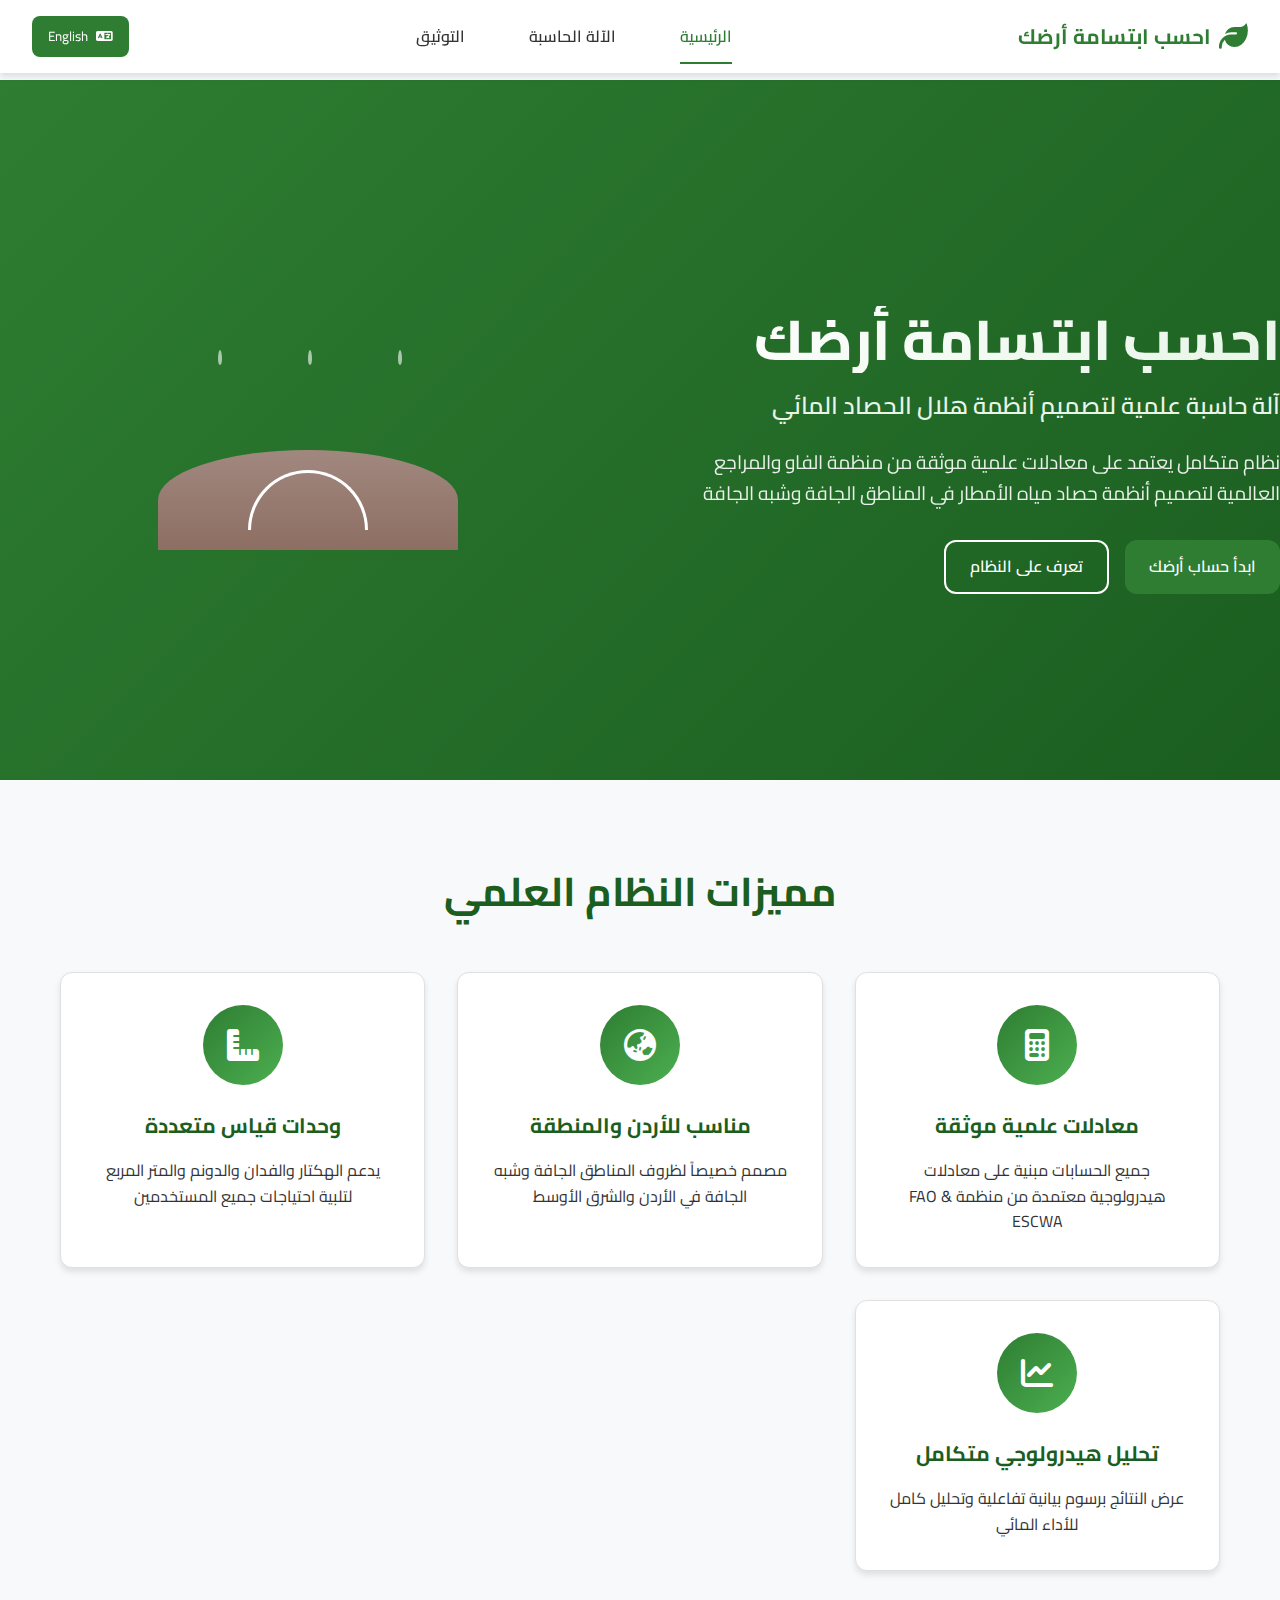
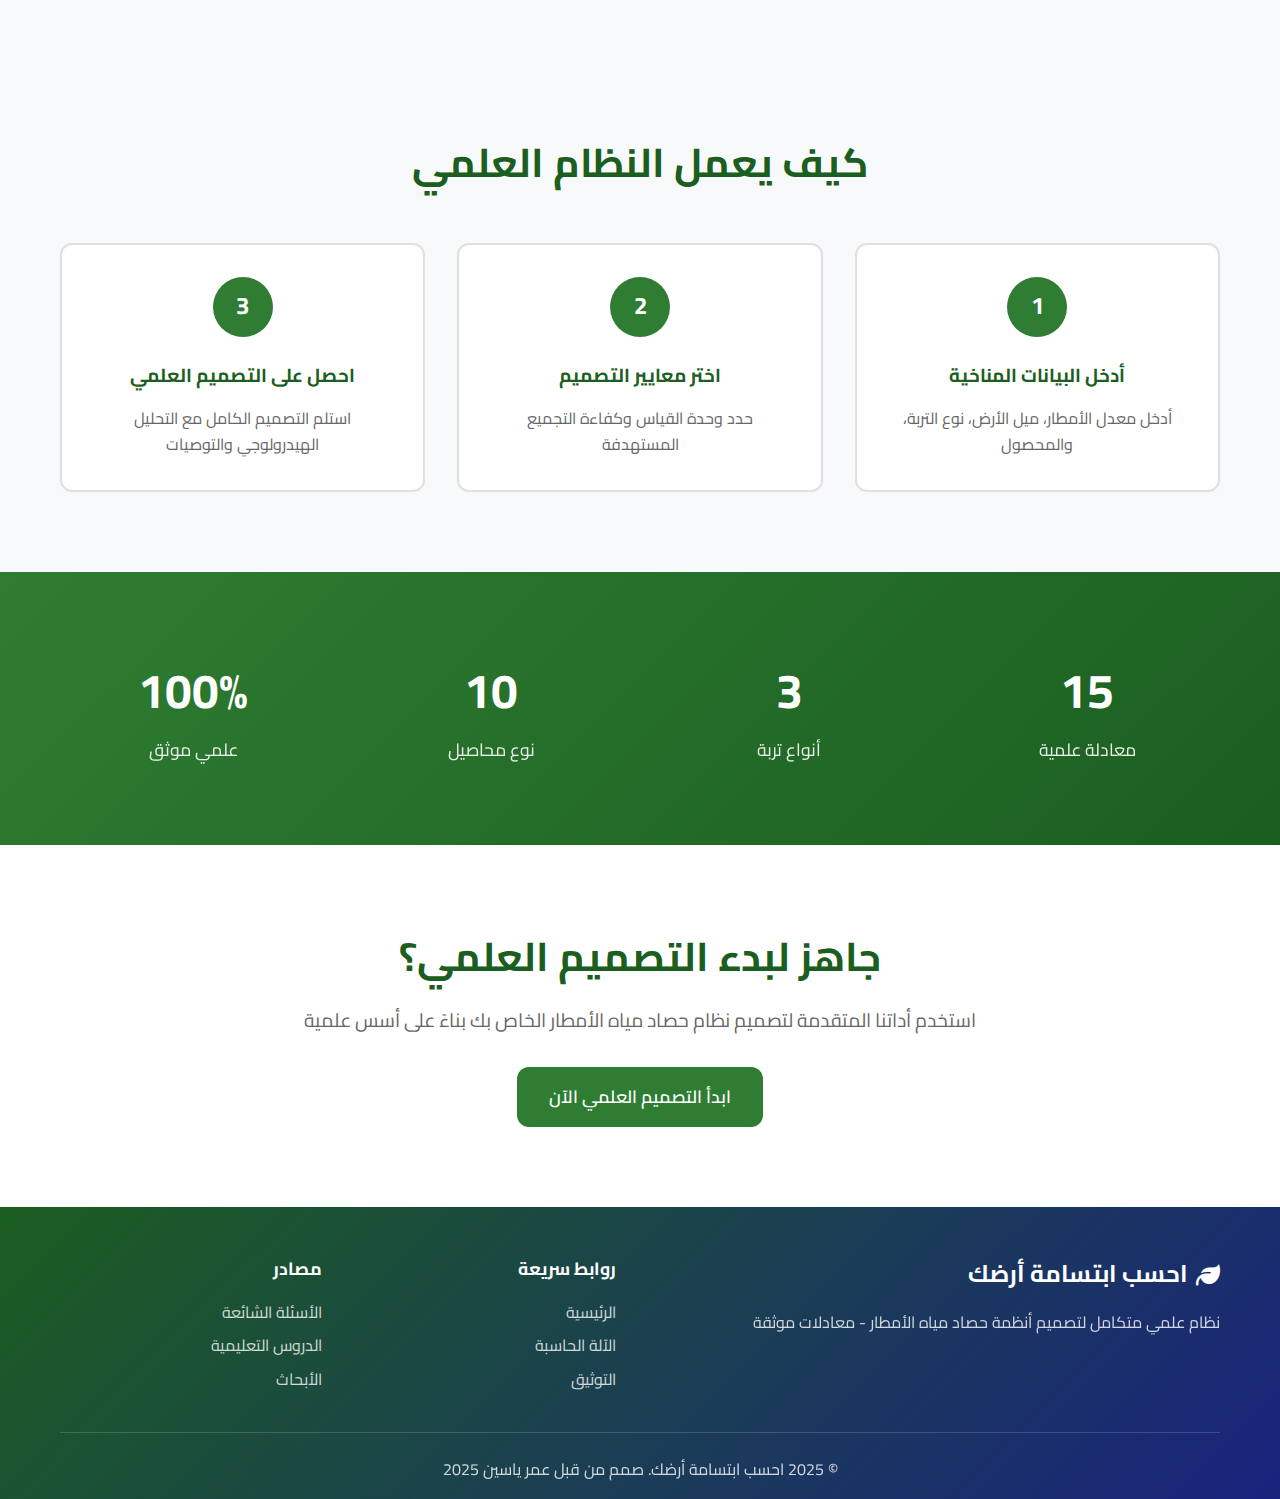
<file: index.html>
<!DOCTYPE html>
<html lang="ar" dir="rtl">
<head>
    <meta charset="UTF-8">
    <meta name="viewport" content="width=device-width, initial-scale=1.0">
    <title data-i18n="siteTitle">احسب ابتسامة أرضك - نظام حصاد مياه الأمطار</title>
    <link rel="stylesheet" href="styles.css">
    <link href="https://fonts.googleapis.com/css2?family=Cairo:wght@300;400;600;700&display=swap" rel="stylesheet">
    <link rel="stylesheet" href="https://cdnjs.cloudflare.com/ajax/libs/font-awesome/6.4.0/css/all.min.css">
</head>
<body>
    <nav class="navbar">
        <div class="nav-container">
            <div class="nav-logo">
                <i class="fas fa-leaf"></i>
                <span class="logo-text" data-i18n="siteTitle">احسب ابتسامة أرضك</span>
            </div>
            
            <ul class="nav-menu">
                <li class="nav-item">
                    <a href="index.html" class="nav-link active" data-i18n="home">الرئيسية</a>
                </li>
                <li class="nav-item">
                    <a href="calculator.html" class="nav-link" data-i18n="calculator">الآلة الحاسبة</a>
                </li>
                <li class="nav-item">
                    <a href="docs.html" class="nav-link" data-i18n="documentation">التوثيق</a>
                </li>
            </ul>
            
            <div class="nav-actions">
                <button id="language-toggle" class="lang-btn">
                    <i class="fas fa-language"></i>
                    <span id="lang-text">English</span>
                </button>
                <div class="hamburger">
                    <span class="bar"></span>
                    <span class="bar"></span>
                    <span class="bar"></span>
                </div>
            </div>
        </div>
    </nav>

    <header class="hero">
        <div class="hero-container">
            <div class="hero-content">
                <h1 class="hero-title" data-i18n="heroTitle">احسب ابتسامة أرضك</h1>
                <p class="hero-subtitle" data-i18n="heroSubtitle">آلة حاسبة علمية لتصميم أنظمة هلال الحصاد المائي</p>
                <p class="hero-description" data-i18n="heroDesc">نظام متكامل يعتمد على معادلات علمية موثقة من منظمة الفاو والمراجع العالمية لتصميم أنظمة حصاد مياه الأمطار في المناطق الجافة وشبه الجافة</p>
                <div class="hero-actions">
                    <a href="calculator.html" class="btn btn-primary" data-i18n="getStarted">ابدأ حساب أرضك</a>
                    <a href="#features" class="btn btn-secondary" data-i18n="learnMore">تعرف على النظام</a>
                </div>
            </div>
            <div class="hero-visual">
                <div class="water-animation">
                    <div class="raindrop"></div>
                    <div class="raindrop"></div>
                    <div class="raindrop"></div>
                    <div class="terrain">
                        <div class="half-moon-bund"></div>
                    </div>
                </div>
            </div>
        </div>
    </header>

    <section id="features" class="features">
        <div class="container">
            <h2 class="section-title" data-i18n="featuresTitle">مميزات النظام العلمي</h2>
            <div class="features-grid">
                <div class="feature-card">
                    <div class="feature-icon">
                        <i class="fas fa-calculator"></i>
                    </div>
                    <h3 data-i18n="feature1Title">معادلات علمية موثقة</h3>
                    <p data-i18n="feature1Desc">جميع الحسابات مبنية على معادلات هيدرولوجية معتمدة من منظمة FAO &  ESCWA </p>
                </div>
                
                <div class="feature-card">
                    <div class="feature-icon">
                        <i class="fas fa-globe-asia"></i>
                    </div>
                    <h3 data-i18n="feature2Title">مناسب للأردن والمنطقة</h3>
                    <p data-i18n="feature2Desc">مصمم خصيصاً لظروف المناطق الجافة وشبه الجافة في الأردن والشرق الأوسط</p>
                </div>
                
                <div class="feature-card">
                    <div class="feature-icon">
                        <i class="fas fa-ruler-combined"></i>
                    </div>
                    <h3 data-i18n="feature3Title">وحدات قياس متعددة</h3>
                    <p data-i18n="feature3Desc">يدعم الهكتار والفدان والدونم والمتر المربع لتلبية احتياجات جميع المستخدمين</p>
                </div>
                
                <div class="feature-card">
                    <div class="feature-icon">
                        <i class="fas fa-chart-line"></i>
                    </div>
                    <h3 data-i18n="feature4Title">تحليل هيدرولوجي متكامل</h3>
                    <p data-i18n="feature4Desc">عرض النتائج برسوم بيانية تفاعلية وتحليل كامل للأداء المائي</p>
                </div>
            </div>
        </div>
    </section>

    <section class="how-it-works">
        <div class="container">
            <h2 class="section-title" data-i18n="howItWorksTitle">كيف يعمل النظام العلمي</h2>
            <div class="steps">
                <div class="step">
                    <div class="step-number">1</div>
                    <h3 data-i18n="step1Title">أدخل البيانات المناخية</h3>
                    <p data-i18n="step1Desc">أدخل معدل الأمطار، ميل الأرض، نوع التربة، والمحصول</p>
                </div>
                <div class="step">
                    <div class="step-number">2</div>
                    <h3 data-i18n="step2Title">اختر معايير التصميم</h3>
                    <p data-i18n="step2Desc">حدد وحدة القياس وكفاءة التجميع المستهدفة</p>
                </div>
                <div class="step">
                    <div class="step-number">3</div>
                    <h3 data-i18n="step3Title">احصل على التصميم العلمي</h3>
                    <p data-i18n="step3Desc">استلم التصميم الكامل مع التحليل الهيدرولوجي والتوصيات</p>
                </div>
            </div>
        </div>
    </section>

    <section class="stats">
        <div class="container">
            <div class="stats-grid">
                <div class="stat">
                    <div class="stat-number">15</div>
                    <div class="stat-label" data-i18n="stat1">معادلة علمية</div>
                </div>
                <div class="stat">
                    <div class="stat-number">3</div>
                    <div class="stat-label" data-i18n="stat2">أنواع تربة</div>
                </div>
                <div class="stat">
                    <div class="stat-number">10</div>
                    <div class="stat-label" data-i18n="stat3">نوع محاصيل</div>
                </div>
                <div class="stat">
                    <div class="stat-number">100%</div>
                    <div class="stat-label" data-i18n="stat4">علمي موثق</div>
                </div>
            </div>
        </div>
    </section>

    <section class="cta">
        <div class="container">
            <div class="cta-content">
                <h2 class="cta-title" data-i18n="ctaTitle">جاهز لبدء التصميم العلمي؟</h2>
                <p class="cta-description" data-i18n="ctaDesc">استخدم أداتنا المتقدمة لتصميم نظام حصاد مياه الأمطار الخاص بك بناءً على أسس علمية</p>
                <a href="calculator.html" class="btn btn-primary btn-large" data-i18n="startDesign">ابدأ التصميم العلمي الآن</a>
            </div>
        </div>
    </section>

    <footer class="footer">
        <div class="container">
            <div class="footer-content">
                <div class="footer-brand">
                    <div class="footer-logo">
                        <i class="fas fa-leaf"></i>
                        <span data-i18n="siteTitle">احسب ابتسامة أرضك</span>
                    </div>
                    <p class="footer-description">نظام علمي متكامل لتصميم أنظمة حصاد مياه الأمطار - معادلات موثقة</p>
                </div>
                
                <div class="footer-links">
                    <div class="footer-column">
                        <h4 data-i18n="links">روابط سريعة</h4>
                        <ul>
                            <li><a href="index.html" data-i18n="home">الرئيسية</a></li>
                            <li><a href="calculator.html" data-i18n="calculator">الآلة الحاسبة</a></li>
                            <li><a href="docs.html" data-i18n="documentation">التوثيق</a></li>
                        </ul>
                    </div>
                    
                    <div class="footer-column">
                        <h4 data-i18n="resources">مصادر</h4>
                        <ul>
                            <li><a href="#" data-i18n="faq">الأسئلة الشائعة</a></li>
                            <li><a href="#" data-i18n="tutorials">الدروس التعليمية</a></li>
                            <li><a href="#" data-i18n="research">الأبحاث</a></li>
                        </ul>
                    </div>
                </div>
            </div>
            
            <div class="footer-bottom">
                <p>&copy; 2025 <span data-i18n="siteTitle">احسب ابتسامة أرضك</span>. <span>صمم من قبل عمر ياسين 2025</span></p>
            </div>
        </div>
    </footer>

    <script src="script.js"></script>
</body>
</html>
</file>
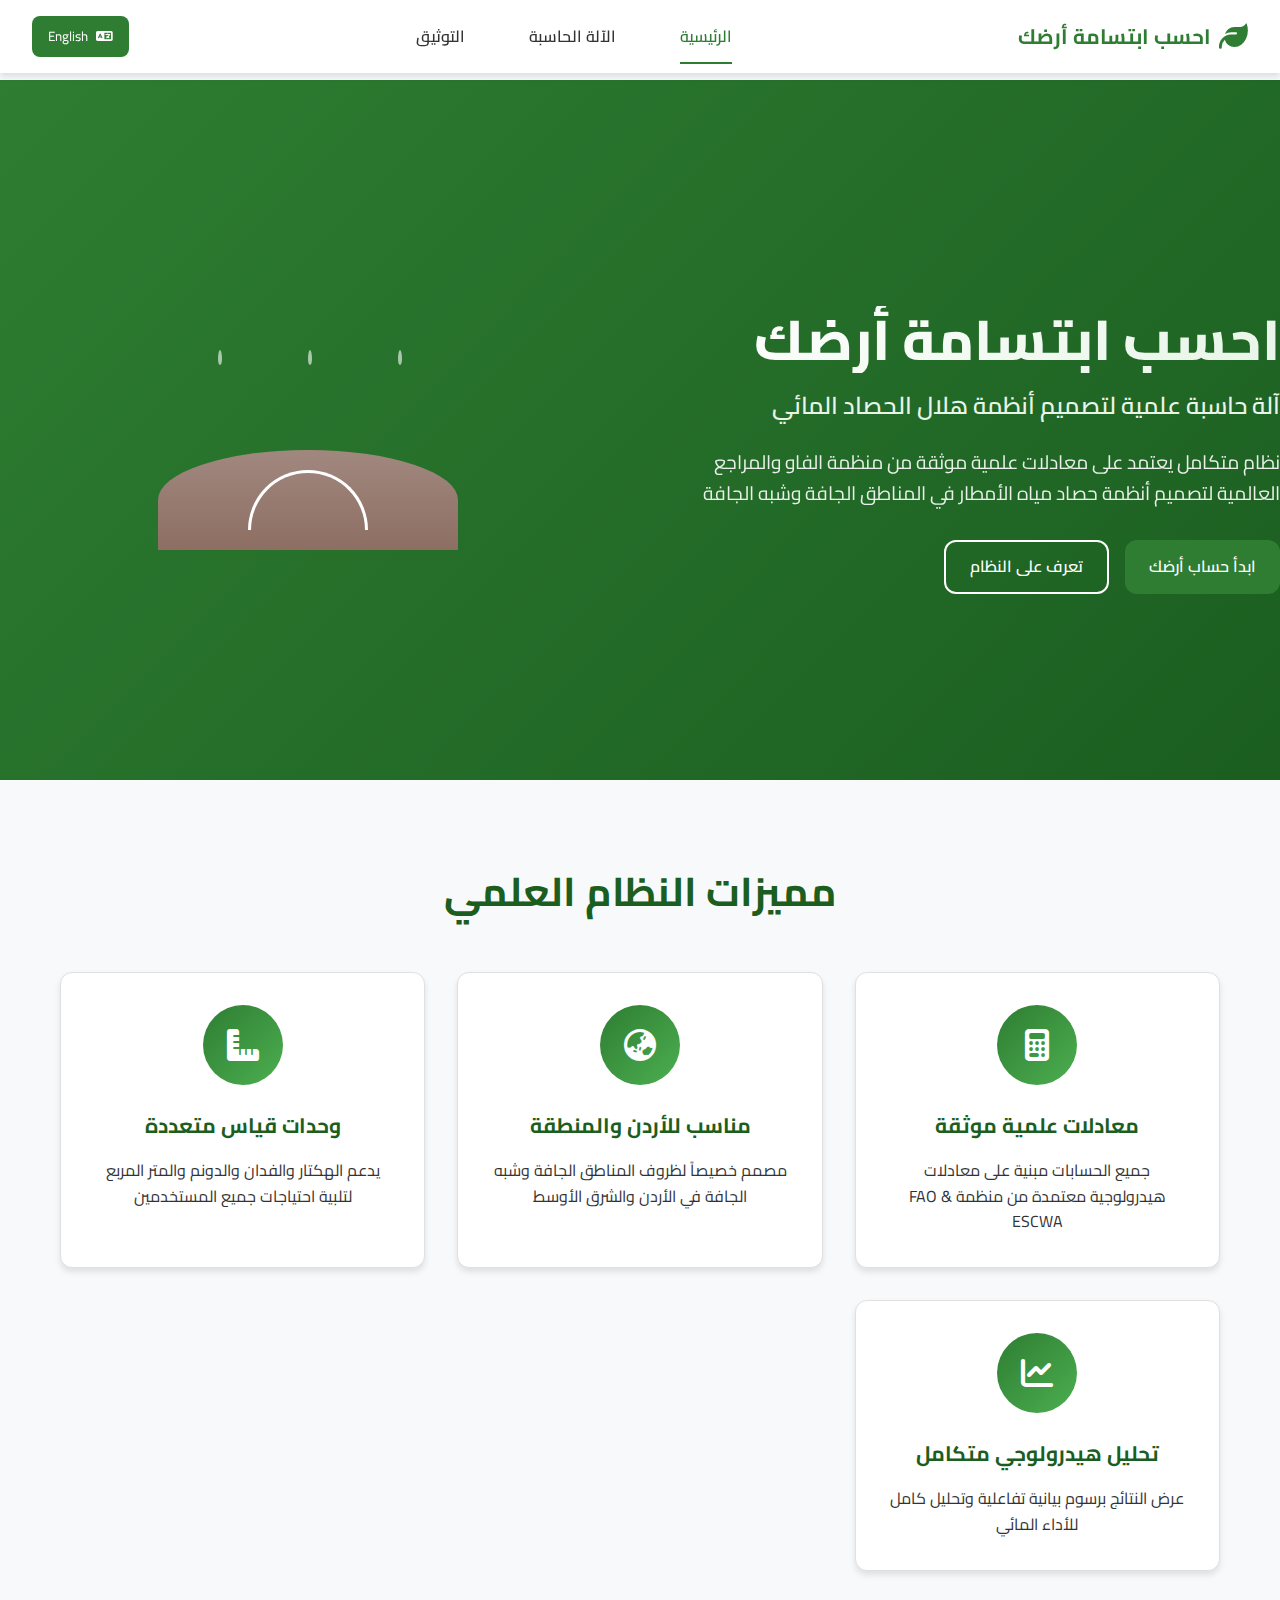
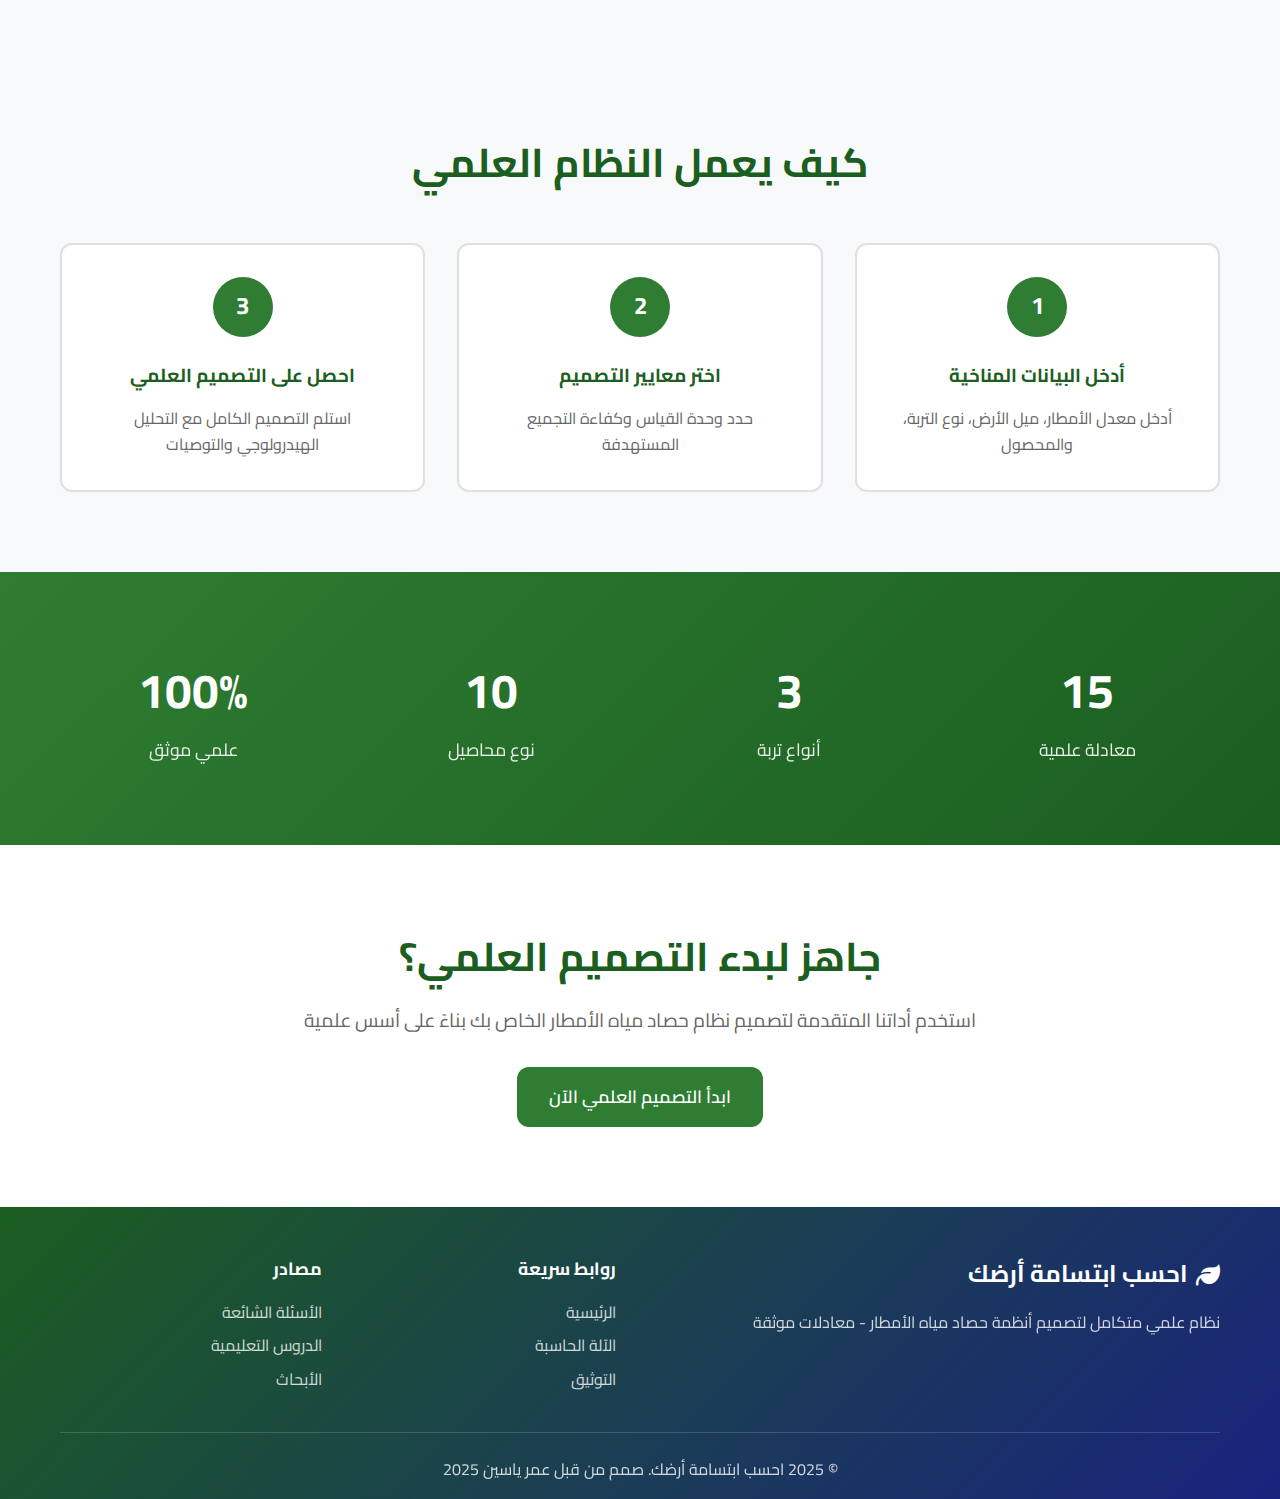
<file: index (2).html>
<!DOCTYPE html>
<html lang="ar" dir="rtl">
<head>
    <meta charset="UTF-8">
    <meta name="viewport" content="width=device-width, initial-scale=1.0">
    <title data-i18n="siteTitle">احسب ابتسامة أرضك - نظام حصاد مياه الأمطار</title>
    <link rel="stylesheet" href="styles.css">
    <link href="https://fonts.googleapis.com/css2?family=Cairo:wght@300;400;600;700&display=swap" rel="stylesheet">
    <link rel="stylesheet" href="https://cdnjs.cloudflare.com/ajax/libs/font-awesome/6.4.0/css/all.min.css">
</head>
<body>
    <nav class="navbar">
        <div class="nav-container">
            <div class="nav-logo">
                <i class="fas fa-leaf"></i>
                <span class="logo-text" data-i18n="siteTitle">احسب ابتسامة أرضك</span>
            </div>
            
            <ul class="nav-menu">
                <li class="nav-item">
                    <a href="index.html" class="nav-link active" data-i18n="home">الرئيسية</a>
                </li>
                <li class="nav-item">
                    <a href="calculator.html" class="nav-link" data-i18n="calculator">الآلة الحاسبة</a>
                </li>
                <li class="nav-item">
                    <a href="docs.html" class="nav-link" data-i18n="documentation">التوثيق</a>
                </li>
            </ul>
            
            <div class="nav-actions">
                <button id="language-toggle" class="lang-btn">
                    <i class="fas fa-language"></i>
                    <span id="lang-text">English</span>
                </button>
                <div class="hamburger">
                    <span class="bar"></span>
                    <span class="bar"></span>
                    <span class="bar"></span>
                </div>
            </div>
        </div>
    </nav>

    <header class="hero">
        <div class="hero-container">
            <div class="hero-content">
                <h1 class="hero-title" data-i18n="heroTitle">احسب ابتسامة أرضك</h1>
                <p class="hero-subtitle" data-i18n="heroSubtitle">آلة حاسبة علمية لتصميم أنظمة هلال الحصاد المائي</p>
                <p class="hero-description" data-i18n="heroDesc">نظام متكامل يعتمد على معادلات علمية موثقة من منظمة الفاو والمراجع العالمية لتصميم أنظمة حصاد مياه الأمطار في المناطق الجافة وشبه الجافة</p>
                <div class="hero-actions">
                    <a href="calculator.html" class="btn btn-primary" data-i18n="getStarted">ابدأ حساب أرضك</a>
                    <a href="#features" class="btn btn-secondary" data-i18n="learnMore">تعرف على النظام</a>
                </div>
            </div>
            <div class="hero-visual">
                <div class="water-animation">
                    <div class="raindrop"></div>
                    <div class="raindrop"></div>
                    <div class="raindrop"></div>
                    <div class="terrain">
                        <div class="half-moon-bund"></div>
                    </div>
                </div>
            </div>
        </div>
    </header>

    <section id="features" class="features">
        <div class="container">
            <h2 class="section-title" data-i18n="featuresTitle">مميزات النظام العلمي</h2>
            <div class="features-grid">
                <div class="feature-card">
                    <div class="feature-icon">
                        <i class="fas fa-calculator"></i>
                    </div>
                    <h3 data-i18n="feature1Title">معادلات علمية موثقة</h3>
                    <p data-i18n="feature1Desc">جميع الحسابات مبنية على معادلات هيدرولوجية معتمدة من منظمة FAO &  ESCWA </p>
                </div>
                
                <div class="feature-card">
                    <div class="feature-icon">
                        <i class="fas fa-globe-asia"></i>
                    </div>
                    <h3 data-i18n="feature2Title">مناسب للأردن والمنطقة</h3>
                    <p data-i18n="feature2Desc">مصمم خصيصاً لظروف المناطق الجافة وشبه الجافة في الأردن والشرق الأوسط</p>
                </div>
                
                <div class="feature-card">
                    <div class="feature-icon">
                        <i class="fas fa-ruler-combined"></i>
                    </div>
                    <h3 data-i18n="feature3Title">وحدات قياس متعددة</h3>
                    <p data-i18n="feature3Desc">يدعم الهكتار والفدان والدونم والمتر المربع لتلبية احتياجات جميع المستخدمين</p>
                </div>
                
                <div class="feature-card">
                    <div class="feature-icon">
                        <i class="fas fa-chart-line"></i>
                    </div>
                    <h3 data-i18n="feature4Title">تحليل هيدرولوجي متكامل</h3>
                    <p data-i18n="feature4Desc">عرض النتائج برسوم بيانية تفاعلية وتحليل كامل للأداء المائي</p>
                </div>
            </div>
        </div>
    </section>

    <section class="how-it-works">
        <div class="container">
            <h2 class="section-title" data-i18n="howItWorksTitle">كيف يعمل النظام العلمي</h2>
            <div class="steps">
                <div class="step">
                    <div class="step-number">1</div>
                    <h3 data-i18n="step1Title">أدخل البيانات المناخية</h3>
                    <p data-i18n="step1Desc">أدخل معدل الأمطار، ميل الأرض، نوع التربة، والمحصول</p>
                </div>
                <div class="step">
                    <div class="step-number">2</div>
                    <h3 data-i18n="step2Title">اختر معايير التصميم</h3>
                    <p data-i18n="step2Desc">حدد وحدة القياس وكفاءة التجميع المستهدفة</p>
                </div>
                <div class="step">
                    <div class="step-number">3</div>
                    <h3 data-i18n="step3Title">احصل على التصميم العلمي</h3>
                    <p data-i18n="step3Desc">استلم التصميم الكامل مع التحليل الهيدرولوجي والتوصيات</p>
                </div>
            </div>
        </div>
    </section>

    <section class="stats">
        <div class="container">
            <div class="stats-grid">
                <div class="stat">
                    <div class="stat-number">15</div>
                    <div class="stat-label" data-i18n="stat1">معادلة علمية</div>
                </div>
                <div class="stat">
                    <div class="stat-number">3</div>
                    <div class="stat-label" data-i18n="stat2">أنواع تربة</div>
                </div>
                <div class="stat">
                    <div class="stat-number">10</div>
                    <div class="stat-label" data-i18n="stat3">نوع محاصيل</div>
                </div>
                <div class="stat">
                    <div class="stat-number">100%</div>
                    <div class="stat-label" data-i18n="stat4">علمي موثق</div>
                </div>
            </div>
        </div>
    </section>

    <section class="cta">
        <div class="container">
            <div class="cta-content">
                <h2 class="cta-title" data-i18n="ctaTitle">جاهز لبدء التصميم العلمي؟</h2>
                <p class="cta-description" data-i18n="ctaDesc">استخدم أداتنا المتقدمة لتصميم نظام حصاد مياه الأمطار الخاص بك بناءً على أسس علمية</p>
                <a href="calculator.html" class="btn btn-primary btn-large" data-i18n="startDesign">ابدأ التصميم العلمي الآن</a>
            </div>
        </div>
    </section>

    <footer class="footer">
        <div class="container">
            <div class="footer-content">
                <div class="footer-brand">
                    <div class="footer-logo">
                        <i class="fas fa-leaf"></i>
                        <span data-i18n="siteTitle">احسب ابتسامة أرضك</span>
                    </div>
                    <p class="footer-description">نظام علمي متكامل لتصميم أنظمة حصاد مياه الأمطار - معادلات موثقة</p>
                </div>
                
                <div class="footer-links">
                    <div class="footer-column">
                        <h4 data-i18n="links">روابط سريعة</h4>
                        <ul>
                            <li><a href="index.html" data-i18n="home">الرئيسية</a></li>
                            <li><a href="calculator.html" data-i18n="calculator">الآلة الحاسبة</a></li>
                            <li><a href="docs.html" data-i18n="documentation">التوثيق</a></li>
                        </ul>
                    </div>
                    
                    <div class="footer-column">
                        <h4 data-i18n="resources">مصادر</h4>
                        <ul>
                            <li><a href="#" data-i18n="faq">الأسئلة الشائعة</a></li>
                            <li><a href="#" data-i18n="tutorials">الدروس التعليمية</a></li>
                            <li><a href="#" data-i18n="research">الأبحاث</a></li>
                        </ul>
                    </div>
                </div>
            </div>
            
            <div class="footer-bottom">
                <p>&copy; 2025 <span data-i18n="siteTitle">احسب ابتسامة أرضك</span>. <span>صمم من قبل عمر ياسين 2025</span></p>
            </div>
        </div>
    </footer>

    <script src="script.js"></script>
</body>
</html>
</file>
<file: styles.css>
:root {
    --primary-color: #2e7d32;
    --primary-dark: #1b5e20;
    --primary-light: #4caf50;
    --secondary-color: #2196f3;
    --accent-color: #ff9800;
    --success-color: #388e3c;
    --warning-color: #f57c00;
    --text-color: #333333;
    --text-light: #666666;
    --background-color: #f8f9fa;
    --surface-color: #ffffff;
    --border-color: #e0e0e0;
    --shadow: 0 4px 6px rgba(0, 0, 0, 0.1);
    --shadow-lg: 0 10px 25px rgba(0, 0, 0, 0.15);
    --border-radius: 12px;
    --border-radius-sm: 8px;
    --transition: all 0.3s ease;
}

* {
    margin: 0;
    padding: 0;
    box-sizing: border-box;
}

html {
    scroll-behavior: smooth;
}

body {
    font-family: 'Cairo', sans-serif;
    line-height: 1.6;
    color: var(--text-color);
    background-color: var(--background-color);
    direction: rtl;
}

.container {
    width: 100%;
    max-width: 1200px;
    margin: 0 auto;
    padding: 0 20px;
}

/* شريط التنقل */
.navbar {
    background: var(--surface-color);
    box-shadow: var(--shadow);
    position: fixed;
    top: 0;
    width: 100%;
    z-index: 1000;
    transition: var(--transition);
}

.nav-container {
    display: flex;
    align-items: center;
    justify-content: space-between;
    padding: 1rem 2rem;
}

.nav-logo {
    display: flex;
    align-items: center;
    gap: 0.5rem;
    font-size: 1.3rem;
    font-weight: 700;
    color: var(--primary-color);
}

.nav-logo i {
    font-size: 1.8rem;
}

.nav-menu {
    display: flex;
    list-style: none;
    gap: 2rem;
}

.nav-link {
    text-decoration: none;
    color: var(--text-color);
    font-weight: 600;
    padding: 0.5rem 1rem;
    border-radius: var(--border-radius-sm);
    transition: var(--transition);
    position: relative;
}

.nav-link:hover,
.nav-link.active {
    color: var(--primary-color);
}

.nav-link.active::after {
    content: '';
    position: absolute;
    bottom: -5px;
    right: 1rem;
    left: 1rem;
    height: 2px;
    background: var(--primary-color);
}

.nav-actions {
    display: flex;
    align-items: center;
    gap: 1rem;
}

.lang-btn {
    background: var(--primary-color);
    color: white;
    border: none;
    padding: 0.5rem 1rem;
    border-radius: var(--border-radius-sm);
    cursor: pointer;
    display: flex;
    align-items: center;
    gap: 0.5rem;
    transition: var(--transition);
    font-family: 'Cairo', sans-serif;
}

.lang-btn:hover {
    background: var(--primary-dark);
}

.hamburger {
    display: none;
    flex-direction: column;
    cursor: pointer;
}

.bar {
    width: 25px;
    height: 3px;
    background: var(--text-color);
    margin: 3px 0;
    transition: var(--transition);
}

/* قسم الهيرو */
.hero {
    background: linear-gradient(135deg, var(--primary-color) 0%, var(--primary-dark) 100%);
    color: white;
    padding: 120px 0 80px;
    margin-top: 80px;
}

.hero-container {
    display: flex;
    align-items: center;
    gap: 3rem;
    min-height: 500px;
}

.hero-content {
    flex: 1;
}

.hero-title {
    font-size: 3.5rem;
    font-weight: 800;
    margin-bottom: 1rem;
    line-height: 1.2;
    background: linear-gradient(135deg, #ffffff, #e8f5e8);
    -webkit-background-clip: text;
    -webkit-text-fill-color: transparent;
    background-clip: text;
}

.hero-subtitle {
    font-size: 1.5rem;
    font-weight: 600;
    margin-bottom: 1.5rem;
    color: #e8f5e8;
    line-height: 1.4;
}

.hero-description {
    font-size: 1.2rem;
    margin-bottom: 2rem;
    opacity: 0.9;
    line-height: 1.6;
}

.hero-actions {
    display: flex;
    gap: 1rem;
    flex-wrap: wrap;
}

.hero-visual {
    flex: 1;
    display: flex;
    justify-content: center;
    align-items: center;
}

.water-animation {
    position: relative;
    width: 300px;
    height: 200px;
}

.raindrop {
    position: absolute;
    width: 4px;
    height: 15px;
    background: rgba(255, 255, 255, 0.6);
    border-radius: 50% 50% 50% 50% / 60% 60% 40% 40%;
    animation: fall 2s linear infinite;
}

.raindrop:nth-child(1) {
    left: 20%;
    animation-delay: 0s;
}

.raindrop:nth-child(2) {
    left: 50%;
    animation-delay: 0.5s;
}

.raindrop:nth-child(3) {
    left: 80%;
    animation-delay: 1s;
}

.terrain {
    position: absolute;
    bottom: 0;
    width: 100%;
    height: 100px;
    background: linear-gradient(to top, #8d6e63, #a1887f);
    border-radius: 50% 50% 0 0;
}

.half-moon-bund {
    position: absolute;
    top: 50%;
    left: 50%;
    transform: translate(-50%, -50%);
    width: 120px;
    height: 60px;
    border: 3px solid white;
    border-bottom: none;
    border-radius: 120px 120px 0 0;
}

@keyframes fall {
    0% {
        transform: translateY(-100px);
        opacity: 0;
    }
    50% {
        opacity: 1;
    }
    100% {
        transform: translateY(100px);
        opacity: 0;
    }
}

/* الأزرار */
.btn {
    display: inline-flex;
    align-items: center;
    gap: 0.5rem;
    padding: 0.75rem 1.5rem;
    border: none;
    border-radius: var(--border-radius);
    font-family: 'Cairo', sans-serif;
    font-size: 1rem;
    font-weight: 600;
    text-decoration: none;
    cursor: pointer;
    transition: var(--transition);
    text-align: center;
    justify-content: center;
}

.btn-primary {
    background: var(--primary-color);
    color: white;
}

.btn-primary:hover {
    background: var(--primary-dark);
    transform: translateY(-2px);
    box-shadow: var(--shadow-lg);
}

.btn-secondary {
    background: transparent;
    color: white;
    border: 2px solid white;
}

.btn-secondary:hover {
    background: white;
    color: var(--primary-color);
}

.btn-outline {
    background: transparent;
    color: var(--primary-color);
    border: 2px solid var(--primary-color);
}

.btn-outline:hover {
    background: var(--primary-color);
    color: white;
}

.btn-success {
    background: var(--success-color);
    color: white;
    border: none;
}

.btn-success:hover {
    background: #2e7d32;
    transform: translateY(-2px);
    box-shadow: var(--shadow-lg);
}

.btn-warning {
    background: var(--warning-color);
    color: white;
    border: none;
}

.btn-warning:hover {
    background: #e65100;
    transform: translateY(-2px);
    box-shadow: var(--shadow-lg);
}

.btn-large {
    padding: 1rem 2rem;
    font-size: 1.1rem;
}

/* الأقسام */
section {
    padding: 80px 0;
}

.section-title {
    text-align: center;
    font-size: 2.5rem;
    font-weight: 700;
    margin-bottom: 3rem;
    color: var(--primary-dark);
}

/* المميزات */
.features-grid {
    display: grid;
    grid-template-columns: repeat(auto-fit, minmax(280px, 1fr));
    gap: 2rem;
}

.feature-card {
    background: var(--surface-color);
    padding: 2rem;
    border-radius: var(--border-radius);
    box-shadow: var(--shadow);
    text-align: center;
    transition: var(--transition);
    border: 1px solid var(--border-color);
}

.feature-card:hover {
    transform: translateY(-5px);
    box-shadow: var(--shadow-lg);
}

.feature-icon {
    width: 80px;
    height: 80px;
    background: linear-gradient(135deg, var(--primary-color), var(--primary-light));
    border-radius: 50%;
    display: flex;
    align-items: center;
    justify-content: center;
    margin: 0 auto 1.5rem;
    color: white;
    font-size: 2rem;
}

.feature-card h3 {
    font-size: 1.3rem;
    margin-bottom: 1rem;
    color: var(--primary-dark);
}

/* كيفية العمل */
.steps {
    display: grid;
    grid-template-columns: repeat(auto-fit, minmax(250px, 1fr));
    gap: 2rem;
    text-align: center;
}

.step {
    padding: 2rem;
}

.step-number {
    width: 60px;
    height: 60px;
    background: var(--primary-color);
    color: white;
    border-radius: 50%;
    display: flex;
    align-items: center;
    justify-content: center;
    font-size: 1.5rem;
    font-weight: 700;
    margin: 0 auto 1.5rem;
}

.step h3 {
    margin-bottom: 1rem;
    color: var(--primary-dark);
}

/* الإحصائيات */
.stats {
    background: linear-gradient(135deg, var(--primary-color), var(--primary-dark));
    color: white;
}

.stats-grid {
    display: grid;
    grid-template-columns: repeat(auto-fit, minmax(200px, 1fr));
    gap: 2rem;
    text-align: center;
}

.stat-number {
    font-size: 3rem;
    font-weight: 700;
    margin-bottom: 0.5rem;
}

.stat-label {
    font-size: 1.1rem;
    opacity: 0.9;
}

/* قسم الحث على الإجراء */
.cta {
    background: var(--surface-color);
    text-align: center;
}

.cta-title {
    font-size: 2.5rem;
    margin-bottom: 1rem;
    color: var(--primary-dark);
}

.cta-description {
    font-size: 1.2rem;
    margin-bottom: 2rem;
    color: var(--text-light);
}

/* الآلة الحاسبة */
.calculator-main {
    padding: 120px 0 80px;
}

.calculator-header {
    text-align: center;
    margin-bottom: 3rem;
}

.calculator-header h1 {
    font-size: 2.8rem;
    margin-bottom: 0.5rem;
    color: var(--primary-dark);
}

.calculator-subtitle {
    font-size: 1.4rem;
    font-weight: 600;
    margin-bottom: 0.5rem;
    color: var(--primary-color);
}

.calculator-description {
    font-size: 1.1rem;
    margin-bottom: 2rem;
    color: var(--text-light);
    line-height: 1.6;
}

.calculator-layout {
    display: grid;
    grid-template-columns: 1fr 1.2fr;
    gap: 2rem;
    align-items: start;
}

.input-panel {
    background: var(--surface-color);
    padding: 2rem;
    border-radius: var(--border-radius);
    box-shadow: var(--shadow);
    position: sticky;
    top: 100px;
}

.form-section {
    margin-bottom: 2rem;
    padding-bottom: 2rem;
    border-bottom: 1px solid var(--border-color);
}

.form-section:last-child {
    border-bottom: none;
    margin-bottom: 0;
}

.form-section h2 {
    font-size: 1.3rem;
    margin-bottom: 1.5rem;
    color: var(--primary-dark);
    display: flex;
    align-items: center;
    gap: 0.5rem;
}

.input-group {
    margin-bottom: 1.5rem;
}

.input-group label {
    display: block;
    margin-bottom: 0.5rem;
    font-weight: 600;
    color: var(--text-color);
}

.input-with-unit {
    display: flex;
    gap: 0.5rem;
}

.input-with-unit input,
.input-with-unit select {
    flex: 1;
}

.input-group input,
.input-group select {
    width: 100%;
    padding: 0.75rem;
    border: 2px solid var(--border-color);
    border-radius: var(--border-radius-sm);
    font-family: 'Cairo', sans-serif;
    font-size: 1rem;
    transition: var(--transition);
    background: white;
}

.input-group input:focus,
.input-group select:focus {
    outline: none;
    border-color: var(--primary-color);
    box-shadow: 0 0 0 3px rgba(46, 125, 50, 0.1);
}

.input-group small {
    display: block;
    margin-top: 0.5rem;
    color: var(--text-light);
    font-size: 0.85rem;
}

.unit {
    background: var(--background-color);
    padding: 0.75rem 1rem;
    border: 2px solid var(--border-color);
    border-radius: var(--border-radius-sm);
    min-width: 80px;
    text-align: center;
    font-weight: 600;
}

.form-actions {
    display: flex;
    gap: 1rem;
    margin-top: 2rem;
}

.form-actions .btn {
    flex: 1;
}

/* لوحة النتائج */
.results-panel {
    background: var(--surface-color);
    border-radius: var(--border-radius);
    box-shadow: var(--shadow);
    overflow: hidden;
    display: none;
}

.results-header {
    background: linear-gradient(135deg, var(--primary-color), var(--primary-dark));
    color: white;
    padding: 1.5rem 2rem;
    display: flex;
    justify-content: space-between;
    align-items: center;
}

.results-header h2 {
    margin: 0;
    font-size: 1.5rem;
}

.results-actions {
    display: flex;
    gap: 1rem;
}

.results-content {
    padding: 2rem;
}

/* ملخص النتائج */
.results-summary {
    display: grid;
    grid-template-columns: repeat(auto-fit, minmax(250px, 1fr));
    gap: 1.5rem;
    margin-bottom: 2rem;
}

.summary-card {
    background: white;
    padding: 1.5rem;
    border-radius: var(--border-radius);
    box-shadow: var(--shadow);
    display: flex;
    align-items: center;
    gap: 1rem;
    border-left: 4px solid;
    transition: var(--transition);
}

.summary-card:hover {
    transform: translateY(-2px);
    box-shadow: var(--shadow-lg);
}

.summary-card.primary {
    border-left-color: var(--primary-color);
}

.summary-card.secondary {
    border-left-color: var(--secondary-color);
}

.summary-card.accent {
    border-left-color: var(--accent-color);
}

.summary-icon {
    width: 60px;
    height: 60px;
    background: var(--background-color);
    border-radius: 50%;
    display: flex;
    align-items: center;
    justify-content: center;
    font-size: 1.5rem;
}

.summary-card.primary .summary-icon {
    color: var(--primary-color);
}

.summary-card.secondary .summary-icon {
    color: var(--secondary-color);
}

.summary-card.accent .summary-icon {
    color: var(--accent-color);
}

.summary-content {
    flex: 1;
}

.summary-content h3 {
    margin-bottom: 0.5rem;
    font-size: 1.1rem;
    color: var(--text-color);
}

.summary-values {
    display: flex;
    flex-direction: column;
    gap: 0.5rem;
}

.summary-item {
    display: flex;
    justify-content: space-between;
    align-items: center;
}

.summary-item .label {
    font-size: 0.9rem;
    color: var(--text-light);
}

.summary-item .value {
    font-weight: 700;
    font-size: 1.1rem;
}

.summary-card.primary .value {
    color: var(--primary-color);
}

.summary-card.secondary .value {
    color: var(--secondary-color);
}

.summary-card.accent .value {
    color: var(--accent-color);
}

/* تفاصيل التصميم */
.design-details {
    display: grid;
    grid-template-columns: repeat(auto-fit, minmax(300px, 1fr));
    gap: 1.5rem;
    margin-bottom: 2rem;
}

.detail-card {
    background: var(--background-color);
    padding: 1.5rem;
    border-radius: var(--border-radius);
    border: 1px solid var(--border-color);
}

.detail-card h3 {
    margin-bottom: 1rem;
    color: var(--primary-dark);
    font-size: 1.1rem;
    display: flex;
    align-items: center;
    gap: 0.5rem;
}

.detail-list {
    display: flex;
    flex-direction: column;
    gap: 1rem;
}

.detail-item {
    display: flex;
    justify-content: space-between;
    align-items: center;
    padding-bottom: 0.75rem;
    border-bottom: 1px dashed var(--border-color);
}

.detail-item:last-child {
    border-bottom: none;
    padding-bottom: 0;
}

.detail-label {
    font-weight: 600;
    flex: 1;
    font-size: 0.95rem;
}

.detail-value {
    font-weight: 700;
    color: var(--primary-color);
    margin: 0 1rem;
    font-size: 1rem;
}

.detail-source {
    background: var(--primary-light);
    color: white;
    padding: 0.25rem 0.5rem;
    border-radius: 4px;
    font-size: 0.8rem;
    font-weight: 600;
}

/* قسم التفسير */
.explanation-section {
    background: var(--background-color);
    padding: 2rem;
    border-radius: var(--border-radius);
    border: 1px solid var(--border-color);
    margin-bottom: 2rem;
}

.explanation-section h3 {
    margin-bottom: 1.5rem;
    color: var(--primary-dark);
    display: flex;
    align-items: center;
    gap: 0.5rem;
}

.explanation-content {
    display: flex;
    flex-direction: column;
    gap: 1.5rem;
}

.explanation-item h4 {
    color: var(--primary-color);
    margin-bottom: 0.5rem;
    font-size: 1.1rem;
}

.explanation-item p {
    line-height: 1.6;
    color: var(--text-light);
}

.explanation-item strong {
    color: var(--primary-dark);
    font-weight: 600;
}

.sources-list {
    display: flex;
    flex-direction: column;
    gap: 0.5rem;
}

.source-link {
    display: flex;
    align-items: center;
    gap: 0.5rem;
    color: var(--secondary-color);
    text-decoration: none;
    padding: 0.5rem;
    border-radius: var(--border-radius-sm);
    transition: var(--transition);
    border: 1px solid var(--border-color);
}

.source-link:hover {
    background: rgba(33, 150, 243, 0.1);
    color: var(--primary-dark);
    border-color: var(--secondary-color);
}

/* الرسوم البيانية */
.charts-section {
    margin-bottom: 2rem;
}

.charts-section h3 {
    margin-bottom: 1rem;
    color: var(--primary-dark);
    display: flex;
    align-items: center;
    gap: 0.5rem;
}

.chart-container {
    background: var(--background-color);
    padding: 1.5rem;
    border-radius: var(--border-radius);
    height: 300px;
    border: 1px solid var(--border-color);
}

/* الرسم التوضيحي */
.illustration-section {
    background: var(--background-color);
    padding: 1.5rem;
    border-radius: var(--border-radius);
    border: 1px solid var(--border-color);
}

.illustration-section h3 {
    margin-bottom: 1rem;
    color: var(--primary-dark);
    display: flex;
    align-items: center;
    gap: 0.5rem;
}

.illustration-container {
    display: flex;
    flex-direction: column;
    align-items: center;
    gap: 1.5rem;
}

.half-moon-illustration {
    position: relative;
    width: 100%;
    max-width: 500px;
    height: 300px;
    background: linear-gradient(to bottom, #87CEEB, #E0F7FA);
    border-radius: var(--border-radius);
    overflow: hidden;
    border: 2px solid var(--border-color);
}

.terrain-line {
    position: absolute;
    bottom: 0;
    width: 100%;
    height: 80px;
    background: linear-gradient(to top, #8d6e63, #a1887f);
}

.half-moon-shape {
    position: absolute;
    bottom: 80px;
    left: 50%;
    transform: translateX(-50%);
    width: 200px;
    height: 100px;
    border: 3px solid var(--primary-color);
    border-bottom: none;
    border-radius: 200px 200px 0 0;
    background: rgba(76, 175, 80, 0.3);
    z-index: 2;
}

.adjacent-bund {
    position: absolute;
    bottom: 80px;
    left: 30%;
    transform: translateX(-50%);
    width: 180px;
    height: 90px;
    border: 2px dashed var(--primary-color);
    border-bottom: none;
    border-radius: 180px 180px 0 0;
    background: rgba(76, 175, 80, 0.1);
}

.adjacent-bund.second {
    left: 70%;
}

.cultivation-area {
    position: absolute;
    bottom: 80px;
    left: 50%;
    transform: translateX(-50%);
    width: 200px;
    height: 100px;
    background: rgba(76, 175, 80, 0.3);
    border-radius: 200px 200px 0 0;
    z-index: 1;
}

.catchment-area {
    position: absolute;
    bottom: 80px;
    left: 50%;
    transform: translateX(-50%);
    width: 350px;
    height: 175px;
    background: rgba(33, 150, 243, 0.2);
    border-radius: 350px 350px 0 0;
}

.dimension-lines {
    position: absolute;
    width: 100%;
    height: 100%;
}

.dimension {
    position: absolute;
    display: flex;
    align-items: center;
    justify-content: center;
}

.diameter-dim {
    bottom: 130px;
    left: 50%;
    transform: translateX(-50%);
    width: 200px;
}

.height-dim {
    bottom: 80px;
    right: 60%;
    transform: translateX(50%);
    height: 100px;
    writing-mode: vertical-rl;
}

.spacing-dim {
    bottom: 180px;
    left: 70%;
    transform: translateX(-50%);
    width: 150px;
}

.dim-label {
    background: rgba(255, 255, 255, 0.95);
    padding: 0.25rem 0.5rem;
    border-radius: 4px;
    font-size: 0.8rem;
    font-weight: 600;
    color: var(--primary-dark);
    border: 1px solid var(--border-color);
}

.illustration-legend {
    display: flex;
    gap: 2rem;
    justify-content: center;
    flex-wrap: wrap;
}

.legend-item {
    display: flex;
    align-items: center;
    gap: 0.5rem;
    padding: 0.5rem 1rem;
    background: white;
    border-radius: var(--border-radius-sm);
    border: 1px solid var(--border-color);
}

.legend-color {
    width: 20px;
    height: 20px;
    border-radius: 4px;
}

.cult-color {
    background: rgba(76, 175, 80, 0.3);
    border: 2px solid var(--primary-color);
}

.catch-color {
    background: rgba(33, 150, 243, 0.2);
    border: 2px solid var(--secondary-color);
}

.spacing-color {
    background: rgba(255, 152, 0, 0.2);
    border: 2px dashed var(--accent-color);
}

/* التوثيق - ENHANCED STYLES */
.docs-main {
    padding: 120px 0 80px;
    background: var(--background-color);
    min-height: 100vh;
}

.docs-header {
    text-align: center;
    margin-bottom: 3rem;
    padding: 2rem;
    background: linear-gradient(135deg, var(--primary-color), var(--primary-dark));
    color: white;
    border-radius: var(--border-radius);
    box-shadow: var(--shadow);
}

.docs-header h1 {
    font-size: 2.8rem;
    margin-bottom: 1rem;
    color: white;
}

.docs-header p {
    font-size: 1.2rem;
    opacity: 0.9;
    max-width: 600px;
    margin: 0 auto;
}

.docs-content {
    display: grid;
    grid-template-columns: 300px 1fr;
    gap: 3rem;
    align-items: start;
}

.docs-toc {
    position: sticky;
    top: 100px;
    background: var(--surface-color);
    padding: 2rem;
    border-radius: var(--border-radius);
    box-shadow: var(--shadow);
    border: 1px solid var(--border-color);
    height: fit-content;
}

.docs-toc h2 {
    margin-bottom: 1.5rem;
    color: var(--primary-dark);
    font-size: 1.3rem;
    padding-bottom: 0.5rem;
    border-bottom: 2px solid var(--primary-color);
}

.docs-toc ul {
    list-style: none;
    padding: 0;
}

.docs-toc li {
    margin-bottom: 0.75rem;
    border-bottom: 1px solid var(--border-color);
    padding-bottom: 0.75rem;
}

.docs-toc li:last-child {
    border-bottom: none;
    margin-bottom: 0;
    padding-bottom: 0;
}

.docs-toc a {
    color: var(--text-color);
    text-decoration: none;
    transition: var(--transition);
    display: block;
    padding: 0.5rem 0;
    font-weight: 500;
}

.docs-toc a:hover {
    color: var(--primary-color);
    padding-right: 1rem;
}

.docs-sections {
    background: var(--surface-color);
    padding: 3rem;
    border-radius: var(--border-radius);
    box-shadow: var(--shadow);
    border: 1px solid var(--border-color);
}

.docs-section {
    margin-bottom: 4rem;
    scroll-margin-top: 100px;
}

.docs-section:last-child {
    margin-bottom: 0;
}

.docs-section h2 {
    font-size: 2rem;
    margin-bottom: 2rem;
    color: var(--primary-dark);
    padding-bottom: 1rem;
    border-bottom: 3px solid var(--primary-color);
    position: relative;
}

.docs-section h2::after {
    content: '';
    position: absolute;
    bottom: -3px;
    right: 0;
    width: 100px;
    height: 3px;
    background: var(--accent-color);
}

.docs-section h3 {
    font-size: 1.5rem;
    margin: 2rem 0 1rem;
    color: var(--primary-dark);
    display: flex;
    align-items: center;
    gap: 0.5rem;
}

.docs-section h3 i {
    color: var(--primary-color);
}

.docs-section h4 {
    font-size: 1.2rem;
    margin: 1.5rem 0 0.75rem;
    color: var(--text-color);
}

.docs-section p {
    line-height: 1.8;
    margin-bottom: 1.5rem;
    color: var(--text-light);
    font-size: 1.1rem;
}

/* Enhanced Equation Blocks */
.equation-block {
    background: var(--background-color);
    padding: 2rem;
    border-radius: var(--border-radius);
    margin: 2rem 0;
    border-left: 6px solid var(--primary-color);
    box-shadow: var(--shadow);
    transition: var(--transition);
    position: relative;
    overflow: hidden;
}

.equation-block::before {
    content: '';
    position: absolute;
    top: 0;
    right: 0;
    width: 100%;
    height: 4px;
    background: linear-gradient(90deg, var(--primary-color), var(--primary-light));
}

.equation-block:hover {
    transform: translateY(-3px);
    box-shadow: var(--shadow-lg);
}

.equation-block.highlight {
    border-left-color: var(--accent-color);
    background: linear-gradient(135deg, #fff3e0, #fff8e1);
}

.equation-block.highlight::before {
    background: linear-gradient(90deg, var(--accent-color), var(--warning-color));
}

.equation-block h3 {
    margin-top: 0;
    color: var(--primary-dark);
    display: flex;
    align-items: center;
    gap: 0.5rem;
}

.equation-block h3::before {
    content: '📐';
    font-size: 1.2em;
}

.equation {
    font-family: 'Courier New', 'Cairo', monospace;
    font-size: 1.3rem;
    text-align: center;
    margin: 1.5rem 0;
    padding: 1.5rem;
    background: white;
    border-radius: var(--border-radius);
    direction: ltr;
    border: 2px solid var(--border-color);
    font-weight: 600;
    box-shadow: 0 4px 6px rgba(0,0,0,0.1);
    background: linear-gradient(135deg, #f8f9fa, #ffffff);
}

.equation-source {
    font-size: 0.95rem;
    color: var(--text-light);
    font-style: italic;
    margin-top: 1rem;
    padding: 1rem;
    background: rgba(46, 125, 50, 0.1);
    border-radius: var(--border-radius-sm);
    border-right: 3px solid var(--primary-color);
}

.equation-block ul {
    margin: 1rem 0;
    padding-right: 1.5rem;
}

.equation-block li {
    margin-bottom: 0.5rem;
    line-height: 1.6;
    position: relative;
}

.equation-block li::before {
    content: '•';
    color: var(--primary-color);
    font-weight: bold;
    position: absolute;
    right: -1.5rem;
}

/* Enhanced Chart Styles for Documentation */
.chart-grid {
    display: grid;
    grid-template-columns: repeat(auto-fit, minmax(400px, 1fr));
    gap: 2rem;
    margin: 2rem 0;
}

.chart-card {
    background: var(--surface-color);
    padding: 2rem;
    border-radius: var(--border-radius);
    box-shadow: var(--shadow);
    border: 1px solid var(--border-color);
    transition: var(--transition);
    height: fit-content;
}

.chart-card:hover {
    transform: translateY(-5px);
    box-shadow: var(--shadow-lg);
}

.chart-card h4 {
    margin-bottom: 1.5rem;
    color: var(--primary-dark);
    text-align: center;
    font-size: 1.2rem;
    padding-bottom: 0.5rem;
    border-bottom: 2px solid var(--primary-light);
}

.chart-wrapper {
    height: 300px;
    position: relative;
    margin-bottom: 1rem;
}

.chart-card p {
    text-align: center;
    font-size: 0.95rem;
    color: var(--text-light);
    margin-bottom: 0;
    line-height: 1.5;
}

/* Enhanced Source Links */
.source-links {
    display: flex;
    flex-direction: column;
    gap: 1rem;
    margin-top: 2rem;
}

.source-link-card {
    display: flex;
    align-items: center;
    gap: 1.5rem;
    padding: 1.5rem;
    background: var(--background-color);
    border-radius: var(--border-radius);
    border: 2px solid var(--border-color);
    text-decoration: none;
    color: var(--text-color);
    transition: var(--transition);
    position: relative;
    overflow: hidden;
}

.source-link-card::before {
    content: '';
    position: absolute;
    top: 0;
    right: 0;
    width: 4px;
    height: 100%;
    background: var(--secondary-color);
    transition: var(--transition);
}

.source-link-card:hover {
    background: var(--surface-color);
    color: var(--text-color);
    transform: translateX(-10px);
    border-color: var(--secondary-color);
    box-shadow: var(--shadow-lg);
}

.source-link-card:hover::before {
    width: 8px;
    background: var(--primary-color);
}

.source-link-card i {
    font-size: 1.5rem;
    width: 40px;
    text-align: center;
    color: var(--secondary-color);
    transition: var(--transition);
}

.source-link-card:hover i {
    color: var(--primary-color);
    transform: scale(1.2);
}

.source-link-card div {
    flex: 1;
}

.source-link-card strong {
    display: block;
    margin-bottom: 0.25rem;
    color: var(--primary-dark);
    font-size: 1.1rem;
}

.source-link-card small {
    color: var(--text-light);
    font-size: 0.9rem;
}

/* Enhanced Validation Table */
.validation-table {
    width: 100%;
    border-collapse: collapse;
    margin: 2rem 0;
    background: white;
    border-radius: var(--border-radius);
    overflow: hidden;
    box-shadow: var(--shadow);
    font-size: 0.95rem;
}

.validation-table th {
    background: linear-gradient(135deg, var(--primary-color), var(--primary-dark));
    color: white;
    font-weight: 600;
    padding: 1rem;
    text-align: center;
    border: none;
}

.validation-table td {
    padding: 1rem;
    text-align: center;
    border: 1px solid var(--border-color);
    transition: var(--transition);
}

.validation-table tr:nth-child(even) {
    background: var(--background-color);
}

.validation-table tr:hover {
    background: rgba(46, 125, 50, 0.05);
    transform: scale(1.01);
}

/* Climate Zone Indicators */
.climate-zone {
    display: inline-block;
    padding: 0.5rem 1rem;
    border-radius: 25px;
    font-size: 0.85rem;
    font-weight: 600;
    margin: 0.25rem;
    text-align: center;
    min-width: 100px;
    box-shadow: 0 2px 4px rgba(0,0,0,0.1);
}

.zone-arid {
    background: linear-gradient(135deg, #ffebee, #ffcdd2);
    color: #c62828;
    border: 1px solid #ffcdd2;
}

.zone-semi-arid {
    background: linear-gradient(135deg, #fff3e0, #ffe0b2);
    color: #ef6c00;
    border: 1px solid #ffe0b2;
}

.zone-humid {
    background: linear-gradient(135deg, #e8f5e8, #c8e6c9);
    color: #2e7d32;
    border: 1px solid #c8e6c9;
}

/* Result Highlight */
.result-highlight {
    background: linear-gradient(135deg, var(--primary-color), var(--primary-dark));
    color: white;
    padding: 2.5rem;
    border-radius: var(--border-radius);
    margin: 2rem 0;
    text-align: center;
    box-shadow: var(--shadow-lg);
    position: relative;
    overflow: hidden;
}

.result-highlight::before {
    content: '';
    position: absolute;
    top: 0;
    right: 0;
    width: 100%;
    height: 100%;
    background: linear-gradient(45deg, transparent 30%, rgba(255,255,255,0.1) 50%, transparent 70%);
    animation: shine 3s infinite;
}

@keyframes shine {
    0% { transform: translateX(-100%); }
    100% { transform: translateX(100%); }
}

.result-highlight .value {
    font-size: 3.5rem;
    font-weight: 700;
    display: block;
    margin-bottom: 0.5rem;
    text-shadow: 2px 2px 4px rgba(0,0,0,0.3);
}

.result-highlight .label {
    font-size: 1.3rem;
    opacity: 0.9;
    font-weight: 500;
}

/* Methodology Steps */
.methodology-steps {
    display: grid;
    grid-template-columns: repeat(auto-fit, minmax(300px, 1fr));
    gap: 2rem;
    margin: 2rem 0;
}

.step {
    background: var(--surface-color);
    padding: 2rem;
    border-radius: var(--border-radius);
    border: 2px solid var(--border-color);
    text-align: center;
    transition: var(--transition);
    position: relative;
}

.step:hover {
    transform: translateY(-5px);
    border-color: var(--primary-color);
    box-shadow: var(--shadow-lg);
}

.step h4 {
    color: var(--primary-dark);
    margin-bottom: 1rem;
    font-size: 1.2rem;
}

.step p {
    color: var(--text-light);
    line-height: 1.6;
    margin-bottom: 0;
}

/* Calculation Example */
.calculation-example {
    background: linear-gradient(135deg, #f3e5f5, #e8eaf6);
    padding: 2rem;
    border-radius: var(--border-radius);
    margin: 1.5rem 0;
    border-left: 4px solid #7e57c2;
}

.calculation-example p {
    margin-bottom: 1rem;
    color: #5e35b1;
    font-weight: 600;
}

/* الفوتر */
.footer {
    background: linear-gradient(135deg, var(--primary-dark), #1a237e);
    color: white;
    padding: 3rem 0 1rem;
}

.footer-content {
    display: grid;
    grid-template-columns: 1fr 1fr;
    gap: 3rem;
    margin-bottom: 2rem;
}

.footer-brand {
    display: flex;
    flex-direction: column;
    gap: 1rem;
}

.footer-logo {
    display: flex;
    align-items: center;
    gap: 0.5rem;
    font-size: 1.5rem;
    font-weight: 700;
}

.footer-description {
    opacity: 0.8;
    line-height: 1.6;
}

.footer-links {
    display: grid;
    grid-template-columns: repeat(2, 1fr);
    gap: 2rem;
}

.footer-column h4 {
    margin-bottom: 1rem;
    font-size: 1.1rem;
}

.footer-column ul {
    list-style: none;
}

.footer-column li {
    margin-bottom: 0.5rem;
}

.footer-column a {
    color: rgba(255, 255, 255, 0.8);
    text-decoration: none;
    transition: var(--transition);
}

.footer-column a:hover {
    color: white;
    padding-right: 0.5rem;
}

.footer-bottom {
    border-top: 1px solid rgba(255, 255, 255, 0.2);
    padding-top: 1.5rem;
    text-align: center;
    opacity: 0.8;
}

/* التجاوب مع الشاشات المختلفة */
@media (max-width: 1024px) {
    .calculator-layout {
        grid-template-columns: 1fr;
    }
    
    .docs-content {
        grid-template-columns: 1fr;
        gap: 2rem;
    }
    
    .docs-toc {
        position: static;
        order: 2;
    }
    
    .docs-sections {
        order: 1;
        padding: 2rem;
    }
    
    .input-panel {
        position: static;
    }
    
    .results-summary {
        grid-template-columns: 1fr;
    }
    
    .chart-grid {
        grid-template-columns: 1fr;
    }
}

@media (max-width: 768px) {
    .nav-menu {
        position: fixed;
        right: -100%;
        top: 80px;
        flex-direction: column;
        background: var(--surface-color);
        width: 80%;
        height: calc(100vh - 80px);
        transition: var(--transition);
        box-shadow: var(--shadow-lg);
        padding: 2rem;
        gap: 0;
    }
    
    .nav-menu.active {
        right: 0;
    }
    
    .nav-item {
        margin: 0.5rem 0;
    }
    
    .hamburger {
        display: flex;
    }
    
    .hamburger.active .bar:nth-child(2) {
        opacity: 0;
    }
    
    .hamburger.active .bar:nth-child(1) {
        transform: translateY(8px) rotate(45deg);
    }
    
    .hamburger.active .bar:nth-child(3) {
        transform: translateY(-8px) rotate(-45deg);
    }
    
    .hero-container {
        flex-direction: column;
        text-align: center;
    }
    
    .hero-title {
        font-size: 2.5rem;
    }
    
    .hero-subtitle {
        font-size: 1.2rem;
    }
    
    .section-title {
        font-size: 2rem;
    }
    
    .calculator-header h1 {
        font-size: 2.2rem;
    }
    
    .calculator-subtitle {
        font-size: 1.1rem;
    }
    
    .docs-main {
        padding: 100px 0 40px;
    }
    
    .docs-header {
        padding: 1.5rem;
    }
    
    .docs-header h1 {
        font-size: 2.2rem;
    }
    
    .docs-sections {
        padding: 1.5rem;
    }
    
    .docs-section {
        margin-bottom: 3rem;
    }
    
    .docs-section h2 {
        font-size: 1.8rem;
    }
    
    .equation {
        font-size: 1.1rem;
        padding: 1rem;
    }
    
    .equation-block {
        padding: 1.5rem;
    }
    
    .chart-card {
        padding: 1.5rem;
    }
    
    .methodology-steps {
        grid-template-columns: 1fr;
    }
    
    .result-highlight {
        padding: 2rem;
    }
    
    .result-highlight .value {
        font-size: 2.8rem;
    }
    
    .footer-content {
        grid-template-columns: 1fr;
        text-align: center;
    }
    
    .footer-links {
        grid-template-columns: 1fr;
    }
    
    .input-with-unit {
        flex-direction: column;
    }
    
    .form-actions {
        flex-direction: column;
    }
    
    .results-actions {
        flex-direction: column;
    }
    
    .results-header {
        flex-direction: column;
        gap: 1rem;
        text-align: center;
    }
    
    .illustration-legend {
        flex-direction: column;
        gap: 1rem;
    }
    
    .design-details {
        grid-template-columns: 1fr;
    }
    
    .summary-card {
        flex-direction: column;
        text-align: center;
    }
    
    .chart-card {
        padding: 1rem;
    }
    
    .chart-wrapper {
        height: 250px;
    }
}

@media (max-width: 480px) {
    .container {
        padding: 0 15px;
    }
    
    .nav-container {
        padding: 1rem;
    }
    
    .nav-logo {
        font-size: 1.1rem;
    }
    
    .hero-title {
        font-size: 2rem;
    }
    
    .hero-subtitle {
        font-size: 1rem;
    }
    
    .hero-actions {
        flex-direction: column;
    }
    
    .btn {
        width: 100%;
    }
    
    .features-grid {
        grid-template-columns: 1fr;
    }
    
    .steps {
        grid-template-columns: 1fr;
    }
    
    .stats-grid {
        grid-template-columns: repeat(2, 1fr);
    }
    
    .calculator-header h1 {
        font-size: 1.8rem;
    }
    
    .calculator-subtitle {
        font-size: 0.9rem;
    }
    
    .half-moon-illustration {
        height: 200px;
    }
    
    .detail-item {
        flex-direction: column;
        align-items: flex-start;
        gap: 0.5rem;
    }
    
    .detail-value {
        margin: 0;
    }
    
    .validation-table {
        font-size: 0.8rem;
    }
    
    .validation-table th,
    .validation-table td {
        padding: 0.5rem;
    }
    
    .docs-header h1 {
        font-size: 1.8rem;
    }
    
    .docs-sections {
        padding: 1rem;
    }
    
    .equation {
        font-size: 1rem;
        padding: 0.75rem;
    }
    
    .validation-table {
        font-size: 0.8rem;
    }
    
    .validation-table th,
    .validation-table td {
        padding: 0.5rem;
    }
    
    .chart-grid {
        grid-template-columns: 1fr;
    }
    
    .chart-card {
        padding: 1rem;
    }
}
</file>
